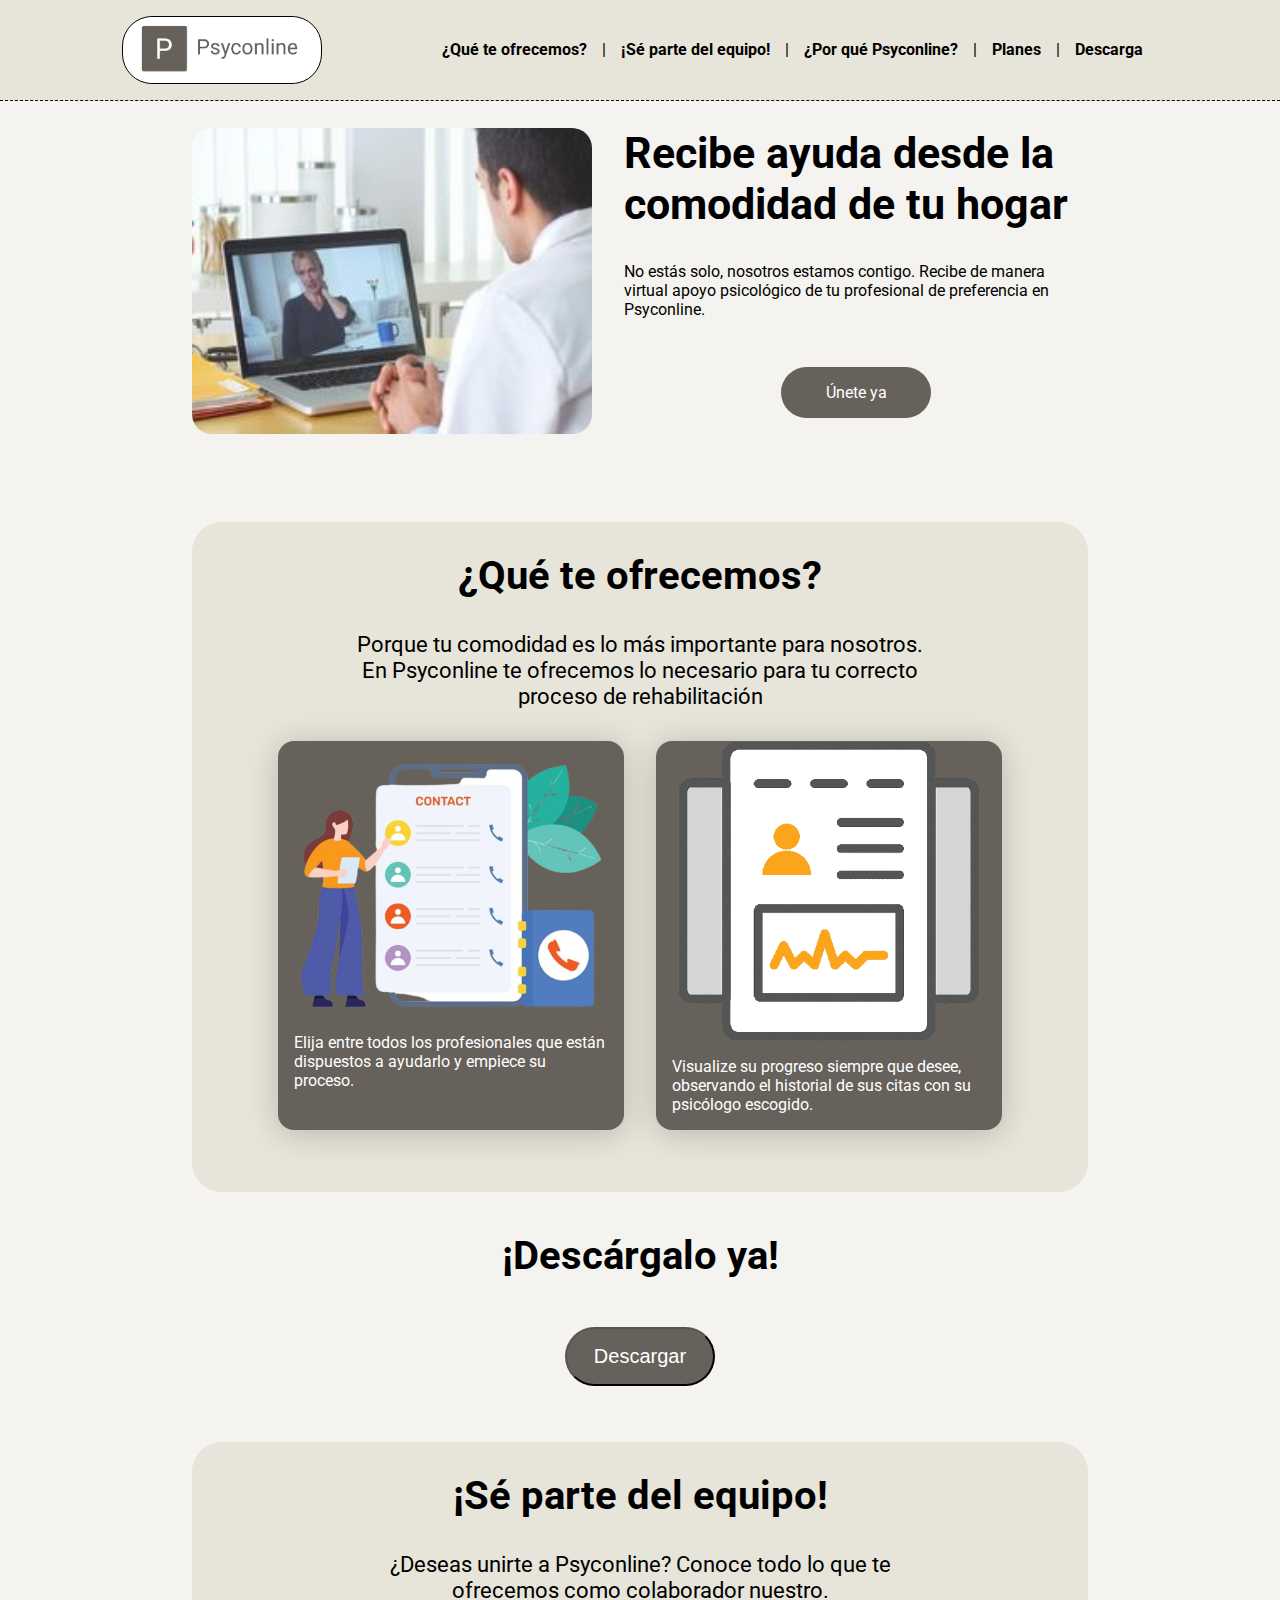
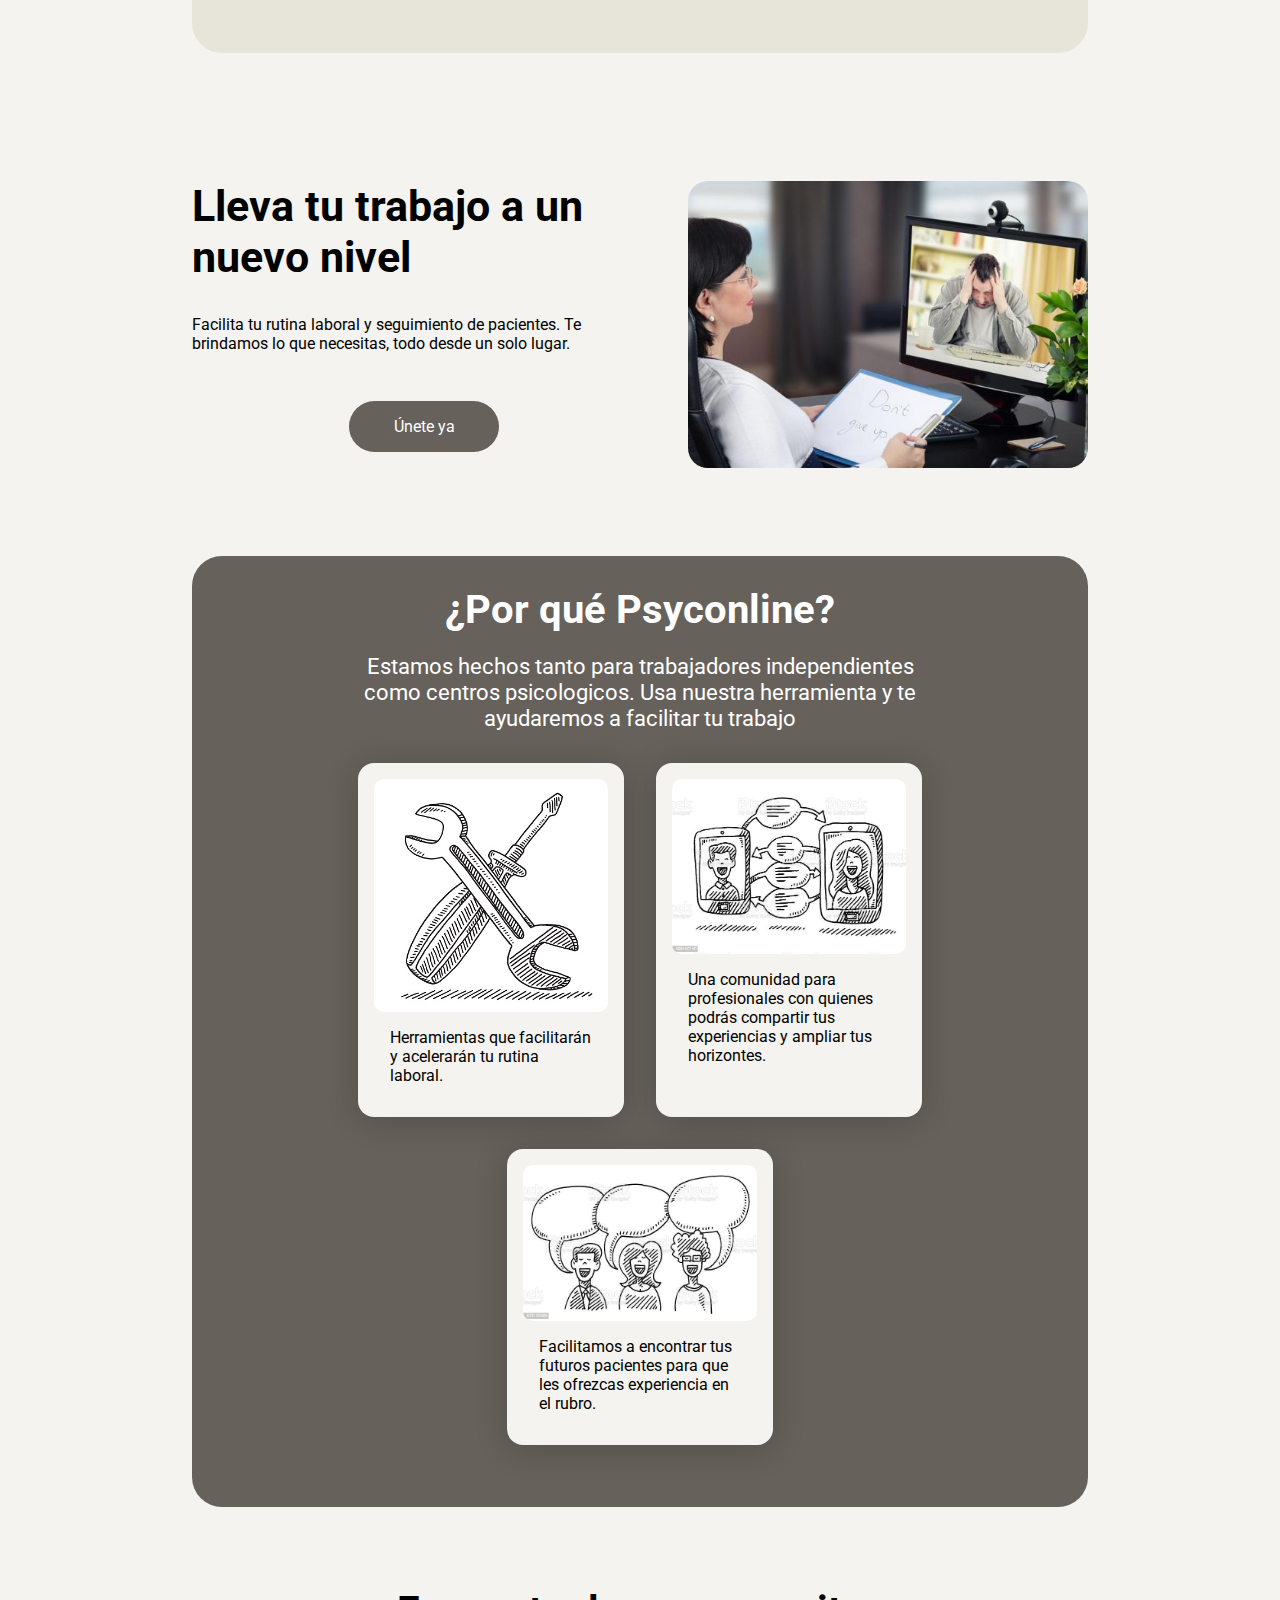
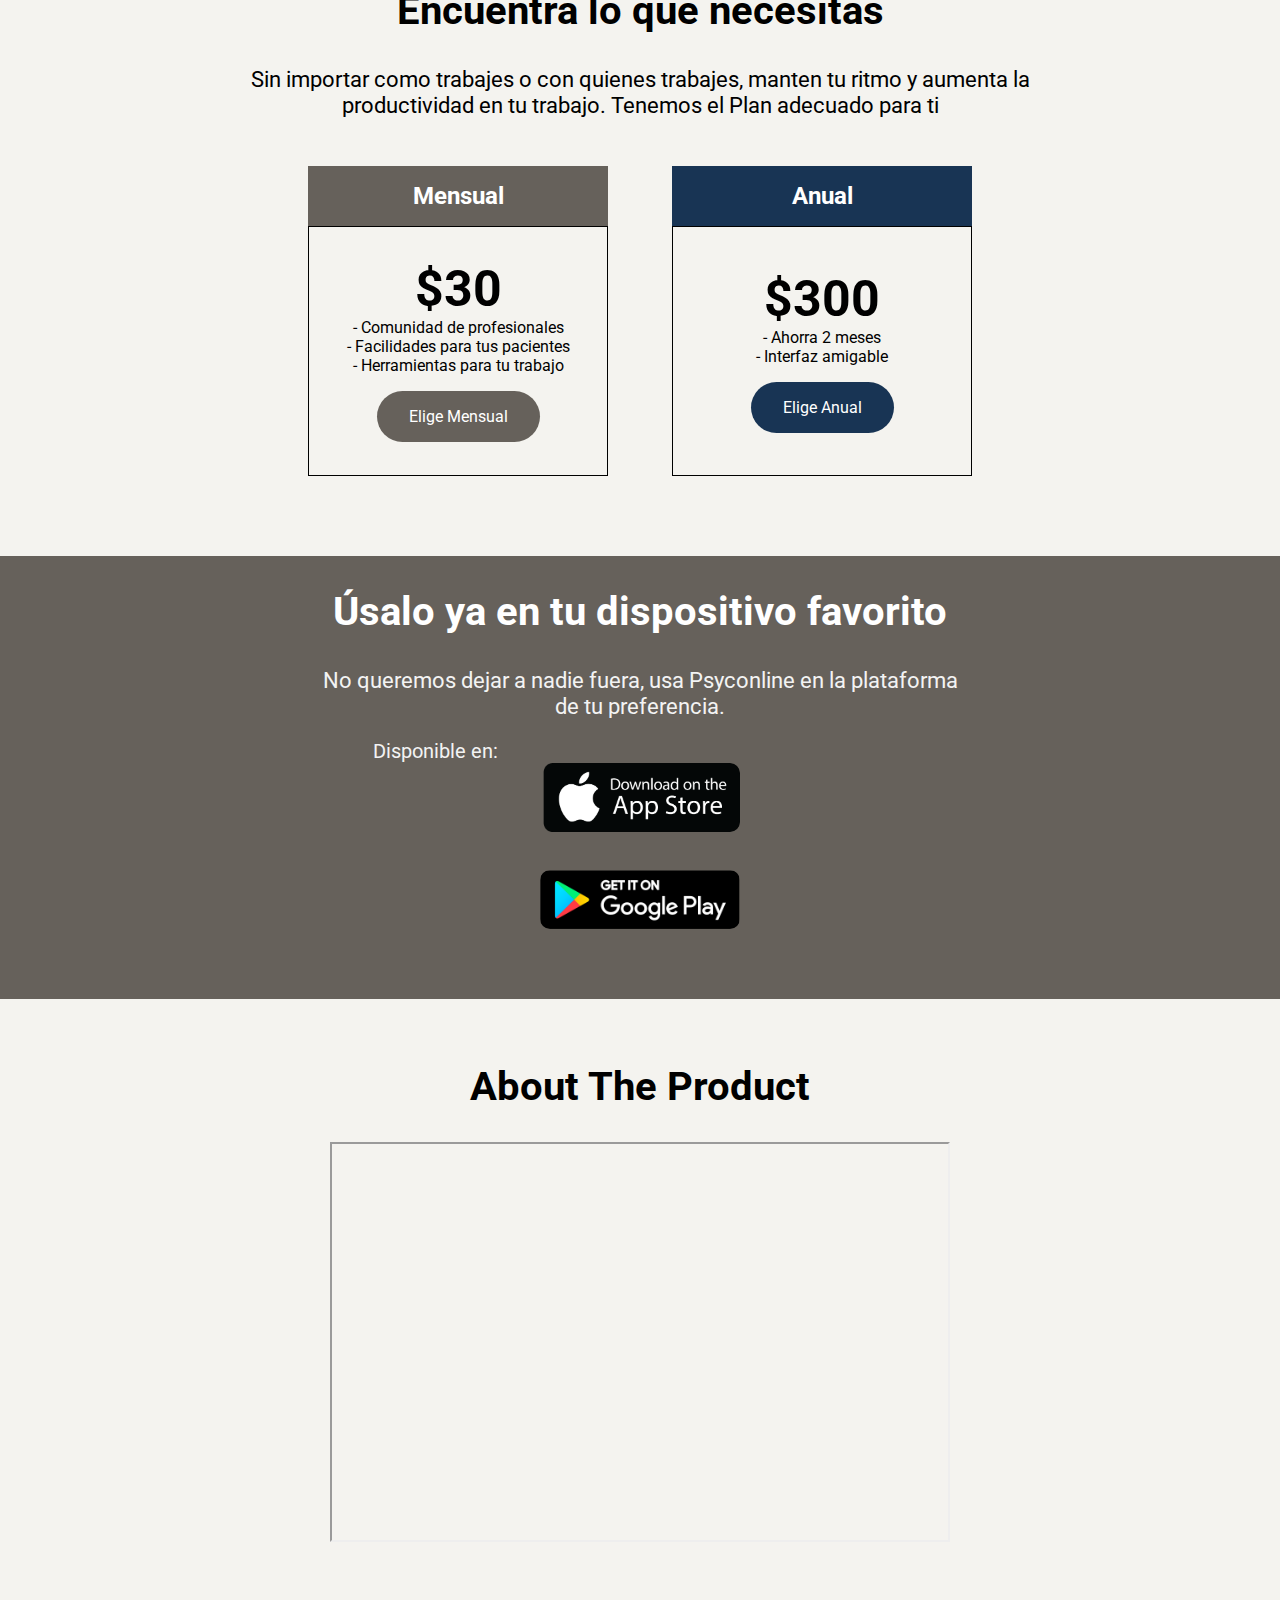
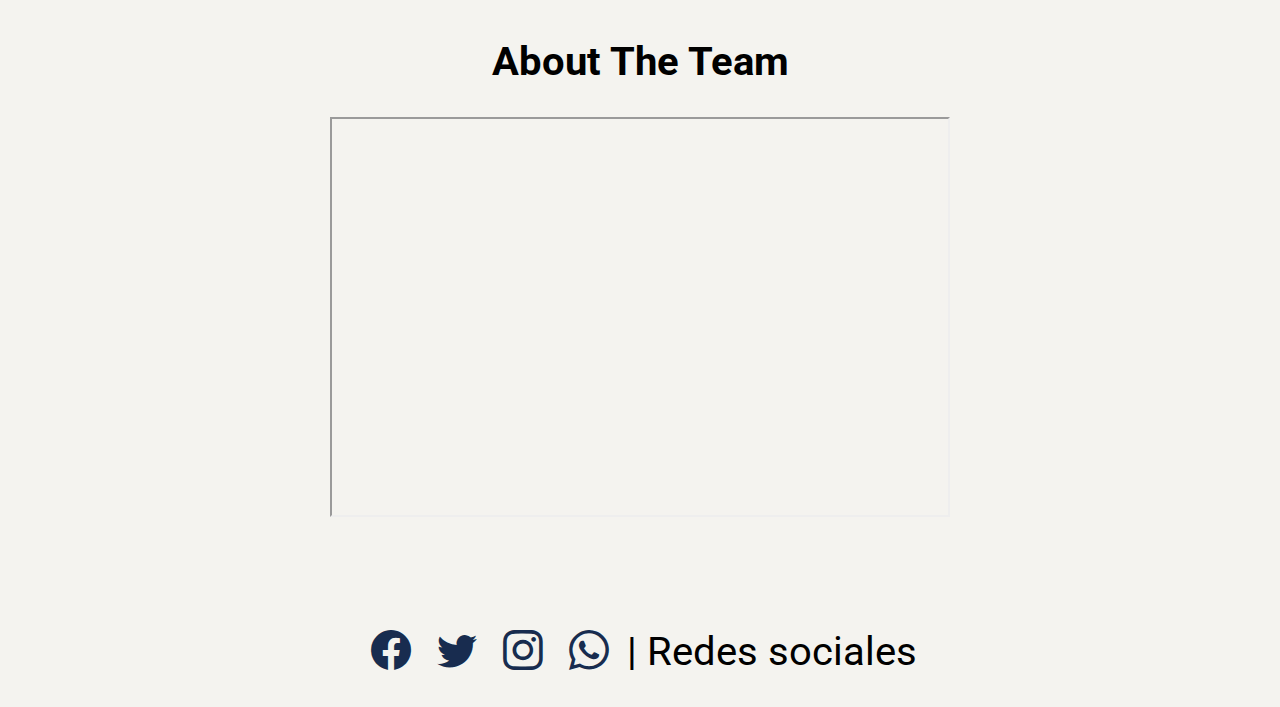
<file: index.html>
<!DOCTYPE html>
<html lang="en">
<head>
    <meta charset="UTF-8">
    <meta name="viewport" content="width=device-width, initial-scale=1.0">
    <meta name="description" content="Landing Page oficial de Psyconline, hecho por Suprameta">
    <meta name="keywords" content="Psicólogo, Trabajo, Citas virtuales, Ayuda, Psicología, Pacientes, Comunidad, Ansiedad, Profesionalismo">
    <meta name="author" content="Suprameta Development Team">
    <title>Psyconline</title>
    <link rel="stylesheet" href="./src/styles.css">
    <link rel="preconnect" href="https://fonts.googleapis.com">
    <link rel="preconnect" href="https://fonts.gstatic.com" crossorigin>
    <link href="https://fonts.googleapis.com/css2?family=Roboto:ital,wght@0,300;0,400;0,500;0,700;0,900;1,700&display=swap" rel="stylesheet">
    <script src="src/script.js"></script>
    <script async src="https://pagead2.googlesyndication.com/pagead/js/adsbygoogle.js?client=ca-pub-9973390145111079"
            crossorigin="anonymous"></script>
    <link rel="stylesheet" href="https://cdn.jsdelivr.net/npm/bootstrap-icons@1.4.0/font/bootstrap-icons.css">
    <link rel="shortcut icon" href="./images/favicon.png" type="image/x-icon">
    <link rel="stylesheet" href="https://cdnjs.cloudflare.com/ajax/libs/font-awesome/6.0.0/css/all.min.css"
          integrity="sha512-9usAa10IRO0HhonpyAIVpjrylPvoDwiPUiKdWk5t3PyolY1cOd4DSE0Ga+ri4AuTroPR5aQvXU9xC6qOPnzFeg=="
          crossorigin="anonymous" referrerpolicy="no-referrer" />
    <meta charset="utf-8">
    <meta name="viewport" content="width=device-width, initial-scale=1">
    <link href="https://fonts.googleapis.com/css2?family=Oswald:wght@300;400;500&display=swap" rel="stylesheet">

</head>
<body>
<header class="navbar container">
    <div class="navbar--btn">
        <img src="./src/img/LOGO.png" alt="Logo-image" class="navbar__logo">
    </div>
    <img src="./src/img/menu.png" alt="menu-image" class="menu">
    <ul class="navbar--links">
        <li id="link-1" class="navbar--element--item"><a href="#one">¿Qué te ofrecemos?</a></li>
        <li id="link-2" class="navbar--element--item"><a href="#two">¡Sé parte del equipo!</a></li>
        <li id="link-3" class="navbar--element--item"><a href="#three">¿Por qué Psyconline?</a></li>
        <li id="link-4" class="navbar--element--item"><a href="#four">Planes</a></li>
        <li id="link-5" class="navbar--element--item"><a href="#five">Descarga</a></li>
    </ul>
    <ul class="menu--links">
        <li class="menu--item navbar--element--item"><a href="#one">¿Qué te ofrecemos?</a></li>
        <li class="menu--item navbar--element--item"><a href="#two">¡Sé parte del equipo!</a></li>
        <li class="menu--item navbar--element--item"><a href="#three">¿Por qué Psyconline?</a></li>
        <li class="menu--item navbar--element--item"><a href="#four">Planes</a></li>
        <li class="menu--item navbar--element--item"><a href="#five">Descarga</a></li>
    </ul>
</header>

<section class="CTA-Patients container-2">
    <img class="CTA-Patients--image" src="./src/img/paciente.jpg" alt="Patients image">
    <div class="CTA-Patients--text">
        <h1 class="CTA-Patients--text__title">Recibe ayuda desde la comodidad de tu hogar</h1>
        <p class="CTA-Patients--text--paragraph">No estás solo, nosotros estamos contigo. Recibe de manera virtual apoyo psicológico de tu profesional de preferencia en Psyconline.</p>
        <a class="btn" href="#five">Únete ya</a>
    </div>
</section>
<section class="second">
    <h2 id="one" class="title-second">¿Qué te ofrecemos?</h2>
    <p id="description" class="p-second">Porque tu comodidad es lo más importante para nosotros. En Psyconline te ofrecemos lo necesario para tu correcto proceso de rehabilitación</p>
    <div class="container-second">
        <div class="card">
            <div class="card--header">
                <img src="./src/img/img-card1-second.png" alt="card__image" class="card__image" width="500">
            </div>
            <div class="card--body">
                <p>Elija entre todos los profesionales que están dispuestos a ayudarlo y empiece su proceso.</p>
            </div>
        </div>
        <div class="card">
            <div class="card--header">
                <img src="./src/img/img-card2-second.png" alt="card__image" class="card__image" width="536">
            </div>
            <div class="card--body">
                <p>Visualize su progreso siempre que desee, observando el historial de sus citas con su psicólogo escogido.</p>
            </div>
        </div>
    </div>
</section>
<section>
    <h2 class="title-second">¡Descárgalo ya!</h2>
    <div class="title-second">
        <a href="#five"><button class="btn button-fix"> Descargar </button></a>
    </div>
</section>
<section class="second" id="two">
    <h2 class="title-second">¡Sé parte del equipo!</h2>
    <div>
        <p id="description-3" class="p-second">¿Deseas unirte a Psyconline? Conoce todo lo que te ofrecemos como colaborador nuestro.</p>
    </div>
</section>
    <section class="CTA-Psychologists container-2">
        <div class="CTA-Psychologists--text">
            <h1 class="CTA-Psychologists--text--title">Lleva tu trabajo a un nuevo nivel</h1>
            <p class="CTA-Psychologists--text--paragraph">Facilita tu rutina laboral y seguimiento de pacientes. Te brindamos lo que necesitas, todo desde un solo lugar.</p>
            <a class="btn" href="#five">Únete ya</a>
        </div>
        <img class="CTA-Psychologists--image" src="./src/img/psicologo.jpg" alt="Psychologists image">
    </section>
<section class="second-2">
    <h2 id="three" class="title-second-2">¿Por qué Psyconline?</h2>
    <p id="description-2" class="p-second-2">Estamos hechos tanto para trabajadores independientes como centros psicologicos. Usa nuestra herramienta y te ayudaremos a facilitar tu trabajo </p>
    <div class="container-second-2">
        <div class="card-2">
            <div class="card--header-2">
                <img src="./src/img/herramienta.jpg" alt="card__image" class="card--image">
            </div>
            <div class="card--body-2">
                <p>Herramientas que facilitarán y acelerarán tu rutina laboral.</p>
            </div>
        </div>
        <div class="card-2">
            <div class="card--header-2">
                <img src="./src/img/talking.jpg" alt="card__image" class="card--image">
            </div>
            <div class="card--body-2">
                <p>Una comunidad para profesionales con quienes podrás compartir tus experiencias y ampliar tus horizontes.</p>
            </div>
        </div>
        <div class="card-2">
            <div class="card--header-2">
                <img src="./src/img/talking2.jpg" alt="card__image" class="card__image">
            </div>
            <div class="card--body-2">
                <p>Facilitamos a encontrar tus futuros pacientes para que les ofrezcas  experiencia en el rubro.</p>
            </div>
        </div>
    </div>
</section>
<section id="four" class="prices">
    <div class="prices--text">
        <h2 class="title-second">Encuentra lo que necesitas</h2>
        <p class="p-second-2">Sin importar como trabajes o con quienes trabajes, manten tu ritmo y aumenta la productividad en tu trabajo. Tenemos el Plan adecuado para ti</p>
    </div>
    <div class="prices--cards">
        <div id="prices--cards--month">
            <h2 class="price--card--title">Mensual</h2>
            <div class="price--card--text">
                <h1 class="price--card--text--price">$30</h1>
                <div class="price--card--text--list">
                    <p>- Comunidad de profesionales</p>
                    <p>- Facilidades para tus pacientes</p>
                    <p>- Herramientas para tu trabajo</p>
                </div>
                <a class="btn-1" href="">Elige Mensual</a>
            </div>
        </div>
        <div id="prices--cards--year">
            <h2 class="price--card--title--year">Anual</h2>
            <div class="price--card--text">
                <h1 class="price--card--text--price">$300</h1>
                <div class="price--card--text--list">
                    <p>- Ahorra 2 meses</p>
                    <p>- Interfaz amigable</p>
                </div>
                <a class="btn-2" href="">Elige Anual</a>
            </div>
        </div>
    </div>
    </div>
</section>
<section id="five" class="download">
    <div class="f-container" style="display:block">
        <ul style="list-style: none;">
            <li>
                <h2 class="title-second" style="color: white"> Úsalo ya en tu dispositivo favorito</h2>

            </li>
            <li>
                <p class="p-second">No queremos dejar a nadie fuera, usa Psyconline en la plataforma <br> de tu
                    preferencia.</p>
                <p style="font-size:20px;padding-right:410px;">Disponible en:</p>
            </li>
        </ul>
        <div class="img-down">
            <img class="img-fix" src="src/img/logoapp.png" style="width: 200px;"><br><br>
            <img class="img-fix" src="src/img/logoplaystore.png" style="width: 200px;">
        </div><br><br>
    </div>
</section>
<section class="video-about">
    <div class="container product">
        <h2 class="title-second">About The Product</h2>
        <iframe width="620" height="400" src="https://www.youtube.com/embed/Y89PoByiXU4">
        </iframe>
    </div>
</section>
<section class="video-about">
    <div class="container team">
        <h2 class="title-second">About The Team</h2>
        <iframe width="620" height="400" src="https://www.youtube.com/embed/X75THTNaBBI">
        </iframe>
    </div>
</section>
<footer>
    <div style="display:flex;font-size:40px">
        <div id="icons"><br>
            <a href="#"><i style="color:rgba(2, 24, 63, 0.904);" class="bi bi-facebook"></i></a>
            <a href="#"><i style="color:rgba(2, 24, 63, 0.904)" class="bi bi-twitter"></i></a>
            <a href="#"><i style="color:rgba(2, 24, 63, 0.904)" class="bi bi-instagram"></i></a>
            <a href="#"><i style="color:rgba(2, 24, 63, 0.904)" class="bi bi-whatsapp"></i></a>
            <p style="display:inline;color:black">| Redes sociales</p>
        </div>
    </div>
</footer>
</body>
</html>
</file>
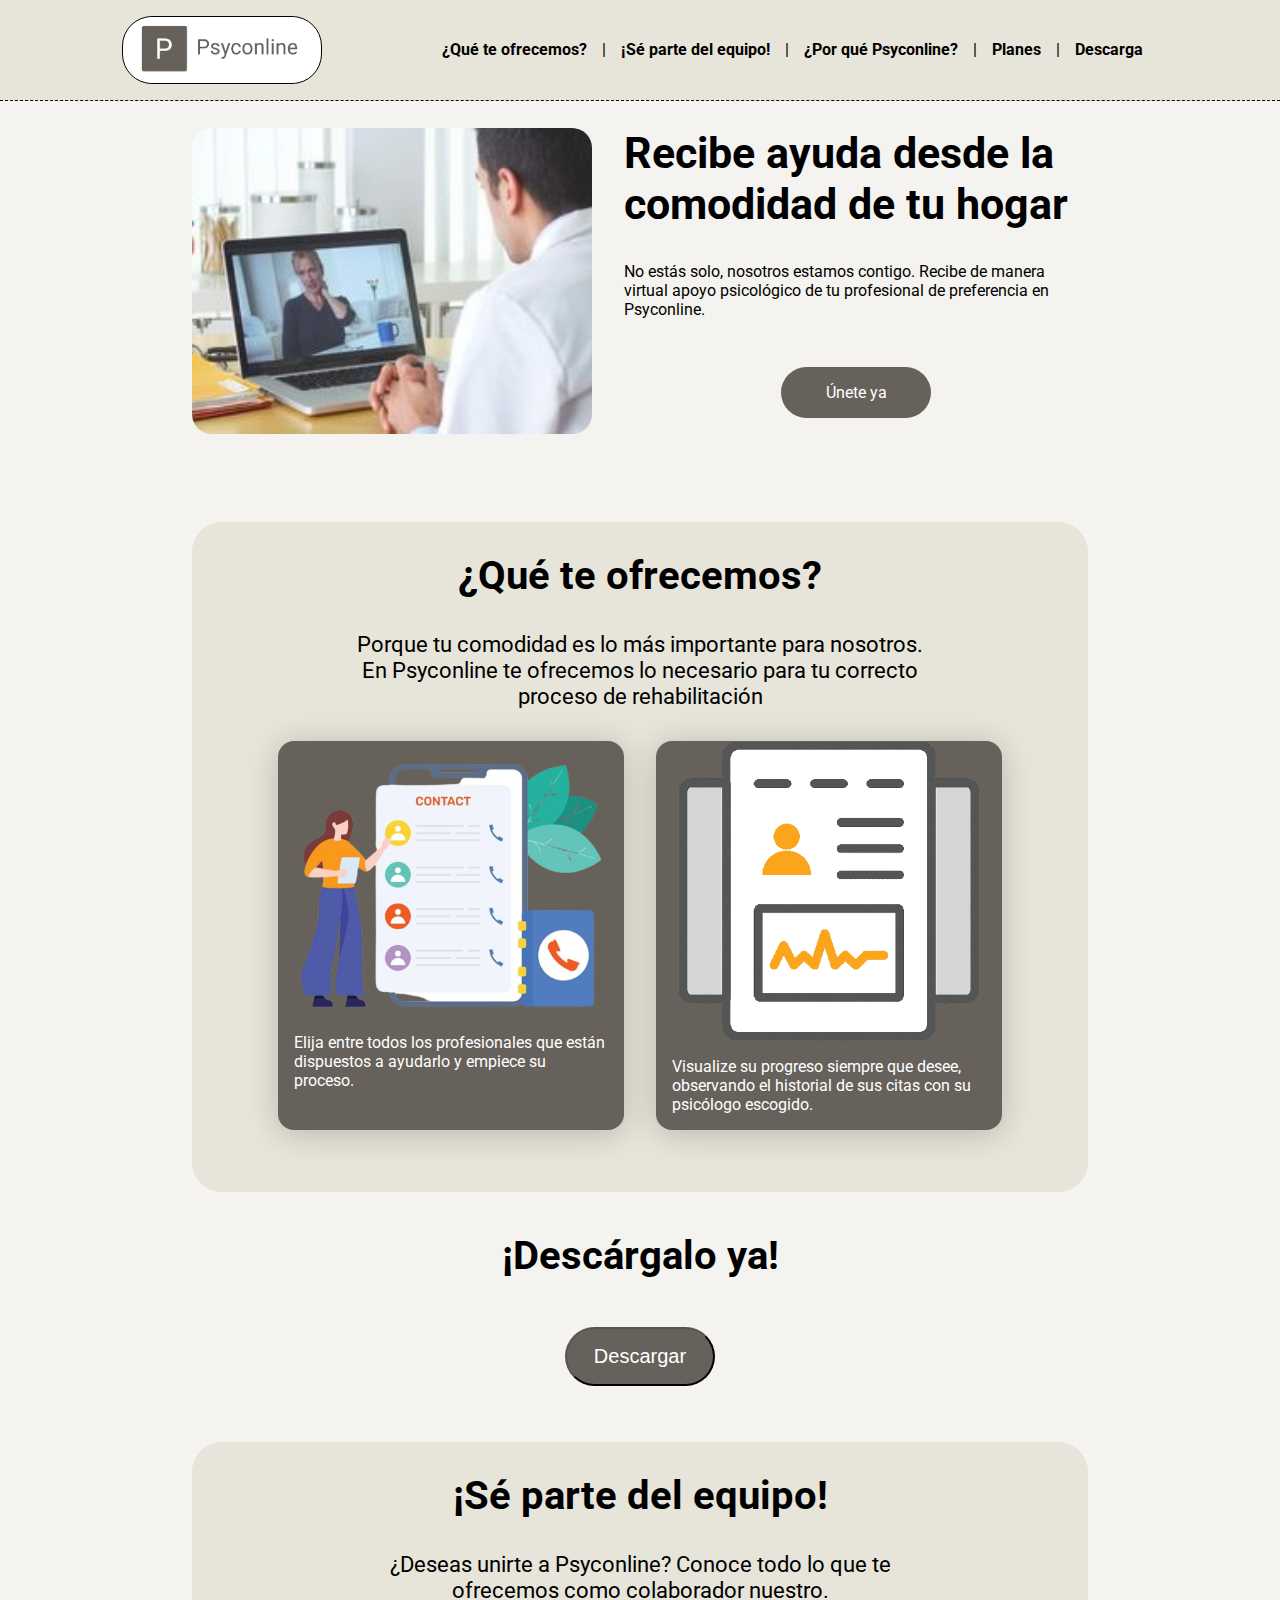
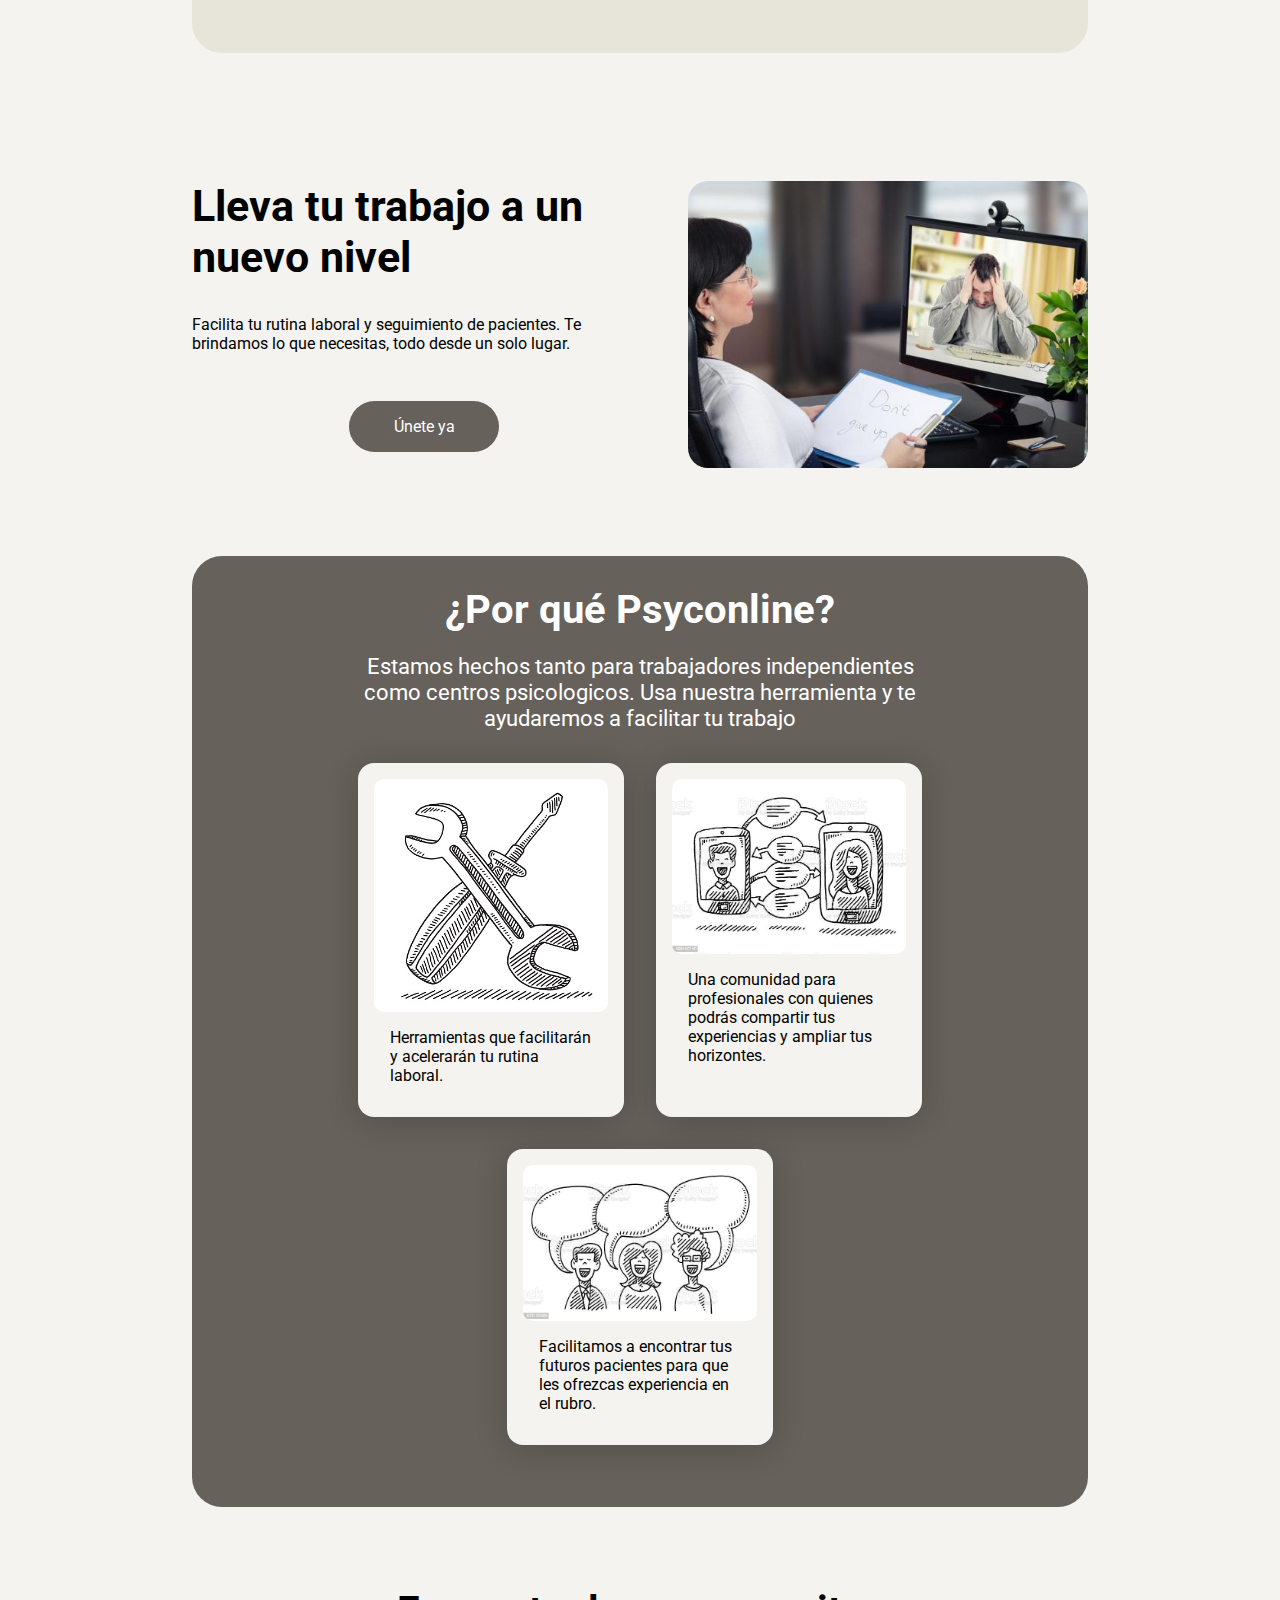
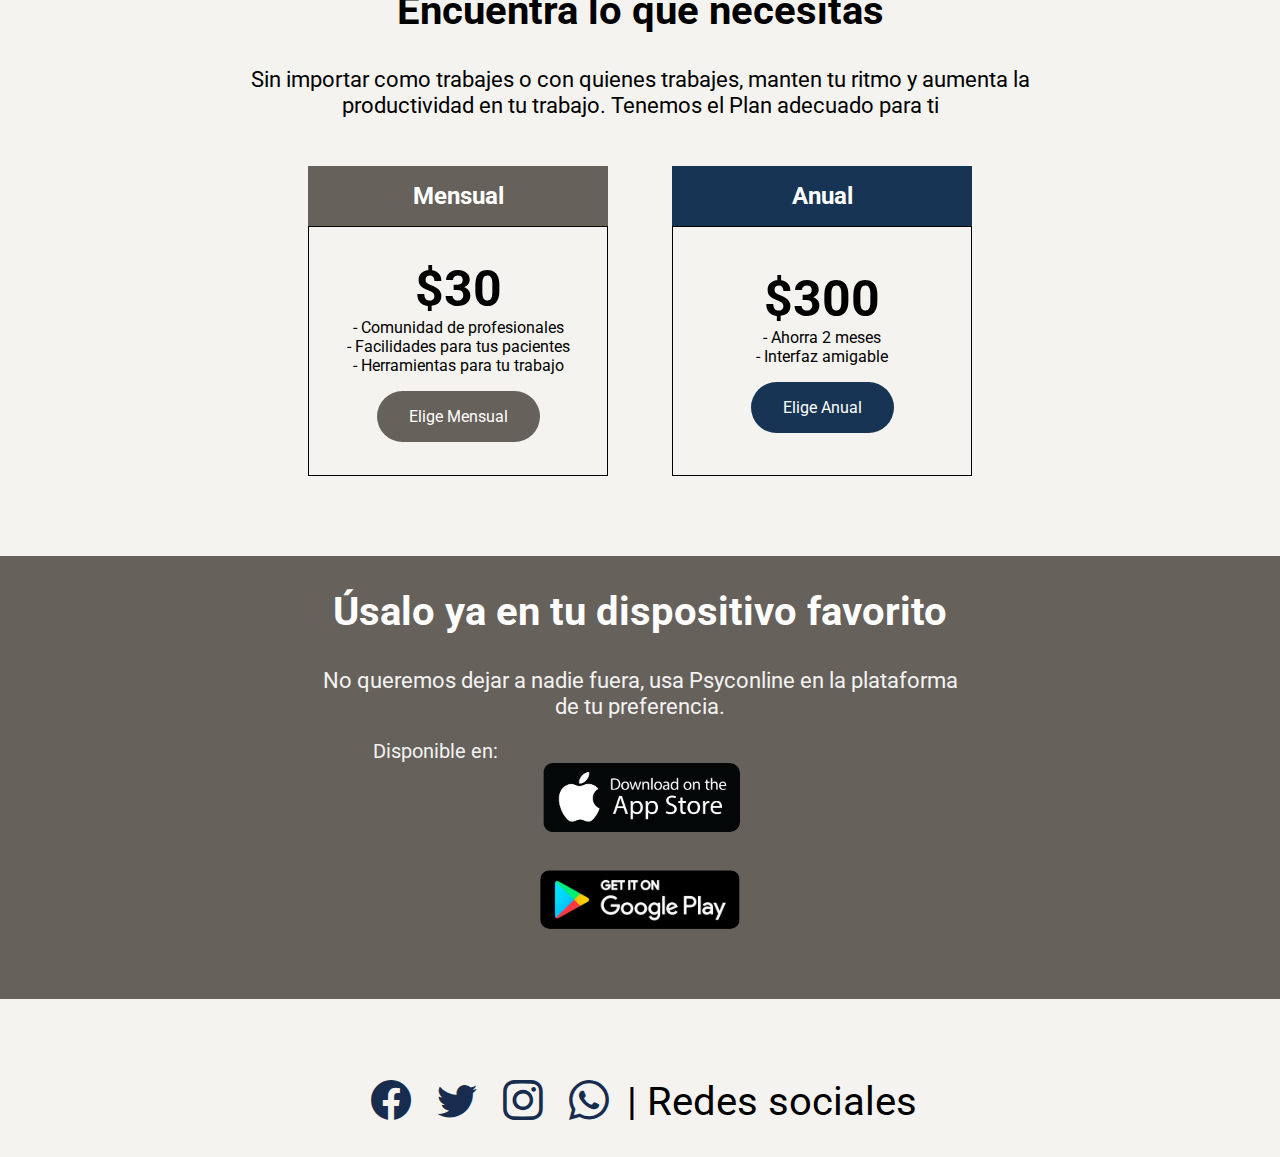
<file: sources/index.html>
<!DOCTYPE html>
<html lang="en">
<head>
    <meta charset="UTF-8">
    <meta name="viewport" content="width=device-width, initial-scale=1.0">
    <meta name="description" content="Landing Page oficial de Psyconline, hecho por Suprameta">
    <meta name="keywords" content="Psicólogo, Trabajo, Citas virtuales, Ayuda, Psicología, Pacientes, Comunidad, Ansiedad, Profesionalismo">
    <meta name="author" content="Suprameta Development Team">
    <title>Psyconline</title>
    <link rel="stylesheet" href="./src/styles.css">
    <link rel="preconnect" href="https://fonts.googleapis.com">
    <link rel="preconnect" href="https://fonts.gstatic.com" crossorigin>
    <link href="https://fonts.googleapis.com/css2?family=Roboto:ital,wght@0,300;0,400;0,500;0,700;0,900;1,700&display=swap" rel="stylesheet">
    <script src="src/script.js"></script>
    <script async src="https://pagead2.googlesyndication.com/pagead/js/adsbygoogle.js?client=ca-pub-9973390145111079"
            crossorigin="anonymous"></script>
    <link rel="stylesheet" href="https://cdn.jsdelivr.net/npm/bootstrap-icons@1.4.0/font/bootstrap-icons.css">
    <link rel="shortcut icon" href="./images/favicon.png" type="image/x-icon">
    <link rel="stylesheet" href="https://cdnjs.cloudflare.com/ajax/libs/font-awesome/6.0.0/css/all.min.css"
          integrity="sha512-9usAa10IRO0HhonpyAIVpjrylPvoDwiPUiKdWk5t3PyolY1cOd4DSE0Ga+ri4AuTroPR5aQvXU9xC6qOPnzFeg=="
          crossorigin="anonymous" referrerpolicy="no-referrer" />
    <meta charset="utf-8">
    <meta name="viewport" content="width=device-width, initial-scale=1">
    <link href="https://fonts.googleapis.com/css2?family=Oswald:wght@300;400;500&display=swap" rel="stylesheet">

</head>
<body>
<header class="navbar container">
    <div class="navbar__btn">
        <img src="./src/img/LOGO.png" alt="Logo-image" class="navbar__logo">
    </div>
    <img src="./src/img/menu.png" alt="menu-image" class="menu">
    <ul class="navbar__links">
        <li class="navbar__element__item"><a href="#one">¿Qué te ofrecemos?</a></li>
        <li class="navbar__element__item"><a href="#two">¡Sé parte del equipo!</a></li>
        <li class="navbar__element__item"><a href="#three">¿Por qué Psyconline?</a></li>
        <li class="navbar__element__item"><a href="#four">Planes</a></li>
        <li class="navbar__element__item"><a href="#five">Descarga</a></li>
    </ul>
    <ul class="menu__links">
        <li class="menu__item navbar__element__item"><a href="#one">¿Qué te ofrecemos?</a></li>
        <li class="menu__item navbar__element__item"><a href="#two">¡Sé parte del equipo!</a></li>
        <li class="menu__item navbar__element__item"><a href="#three">¿Por qué Psyconline?</a></li>
        <li class="menu__item navbar__element__item"><a href="#four">Planes</a></li>
        <li class="menu__item navbar__element__item"><a href="#five">Descarga</a></li>
    </ul>
</header>

<section class="CTA_Pacientes container2">
    <img class="CTA_Pacientes__image" src="./src/img/paciente.jpg" alt="paciente image">
    <div class="CTA_Pacientes__text">
        <h1 class="CTA_Pacientes__text__title">Recibe ayuda desde la comodidad de tu hogar</h1>
        <p class="CTA_Pacientes__text__paragraph">No estás solo, nosotros estamos contigo. Recibe de manera virtual apoyo psicológico de tu profesional de preferencia en Psyconline.</p>
        <a class="btn" href="#five">Únete ya</a>
    </div>
</section>
<section class="second">
    <h2 id="one" class="title-second">¿Qué te ofrecemos?</h2>
    <p id="description" class="p-second">Porque tu comodidad es lo más importante para nosotros. En Psyconline te ofrecemos lo necesario para tu correcto proceso de rehabilitación</p>
    <div class="container-second">
        <div class="card">
            <div class="card__header">
                <img src="./src/img/img-card1-second.png" alt="card__image" class="card__image" width="500">
            </div>
            <div class="card__body">
                <p>Elija entre todos los profesionales que están dispuestos a ayudarlo y empiece su proceso.</p>
            </div>
        </div>
        <div class="card">
            <div class="card__header">
                <img src="./src/img/img-card2-second.png" alt="card__image" class="card__image" width="536">
            </div>
            <div class="card__body">
                <p>Visualize su progreso siempre que desee, observando el historial de sus citas con su psicólogo escogido.</p>
            </div>
        </div>
    </div>
</section>
<section>
    <h2 class="title-second">¡Descárgalo ya!</h2>
    <div class="title-second">
        <a href="#five"><button class="btn button-fix"> Descargar </button></a>
    </div>
</section>
<section class="second" id="two">
    <h2 class="title-second">¡Sé parte del equipo!</h2>
    <div>
        <p id="description3" class="p-second">¿Deseas unirte a Psyconline? Conoce todo lo que te ofrecemos como colaborador nuestro.</p>
    </div>
</section>
    <section class="CTA_Psicologos container2">
        <div class="CTA_Psicologos__text">
            <h1 class="CTA_Psicologos__text__title">Lleva tu trabajo a un nuevo nivel</h1>
            <p class="CTA_Psicologos__text__paragraph">Facilita tu rutina laboral y seguimiento de pacientes. Te brindamos lo que necesitas, todo desde un solo lugar.</p>
            <a class="btn" href="#five">Únete ya</a>
        </div>
        <img class="CTA_Psicologos__image" src="./src/img/psicologo.jpg" alt="psicologo image">
    </section>
<section class="second2">
    <h2 id="three" class="title-second2">¿Por qué Psyconline?</h2>
    <p id="description2" class="p-second2">Estamos hechos tanto para trabajadores independientes como centros psicologicos. Usa nuestra herramienta y te ayudaremos a facilitar tu trabajo </p>
    <div class="container-second2">
        <div class="card2">
            <div class="card__header2">
                <img src="./src/img/herramienta.jpg" alt="card__image" class="card__image">
            </div>
            <div class="card__body2">
                <p>Herramientas que facilitarán y acelerarán tu rutina laboral.</p>
            </div>
        </div>
        <div class="card2">
            <div class="card__header2">
                <img src="./src/img/talking.jpg" alt="card__image" class="card__image">
            </div>
            <div class="card__body2">
                <p>Una comunidad para profesionales con quienes podrás compartir tus experiencias y ampliar tus horizontes.</p>
            </div>
        </div>
        <div class="card2">
            <div class="card__header2">
                <img src="./src/img/talking2.jpg" alt="card__image" class="card__image">
            </div>
            <div class="card__body2">
                <p>Facilitamos a encontrar tus futuros pacientes para que les ofrezcas  experiencia en el rubro.</p>
            </div>
        </div>
    </div>
</section>
<section id="four" class="prices">
    <div class="prices__text">
        <h2 class="title-second">Encuentra lo que necesitas</h2>
        <p class="p-second2">Sin importar como trabajes o con quienes trabajes, manten tu ritmo y aumenta la productividad en tu trabajo. Tenemos el Plan adecuado para ti</p>
    </div>
    <div class="prices__cards">
        <div id="prices__cards--month">
            <h2 class="price__card__title">Mensual</h2>
            <div class="price__card__text">
                <h1 class="price__card__text__price">$30</h1>
                <div class="price__card__text__list">
                    <p>- Comunidad de profesionales</p>
                    <p>- Facilidades para tus pacientes</p>
                    <p>- Herramientas para tu trabajo</p>
                </div>
                <a class="btn1" href="">Elige Mensual</a>
            </div>
        </div>
        <div id="prices__cards--year">
            <h2 class="price__card__title--year">Anual</h2>
            <div class="price__card__text">
                <h1 class="price__card__text__price">$300</h1>
                <div class="price__card__text__list">
                    <p>- Ahorra 2 meses</p>
                    <p>- Interfaz amigable</p>
                </div>
                <a class="btn2" href="">Elige Anual</a>
            </div>
        </div>
    </div>
    </div>
</section>
<section id="five" class="download">
    <div class="f-container" style="display:block">
        <ul style="list-style: none;">
            <li>
                <h2 class="title-second" style="color: white"> Úsalo ya en tu dispositivo favorito</h2>

            </li>
            <li>
                <p class="p-second">No queremos dejar a nadie fuera, usa Psyconline en la plataforma <br> de tu
                    preferencia.</p>
                <p style="font-size:20px;padding-right:410px;">Disponible en:</p>
            </li>
        </ul>
        <div class="img-down">
            <img class="img-fix" src="src/img/logoapp.png" style="width: 200px;"><br><br>
            <img class="img-fix" src="src/img/logoplaystore.png" style="width: 200px;">
        </div><br><br>
    </div>
</section>
<footer>
    <div style="display:flex;font-size:40px">
        <div id="icons"><br>
            <a href="#"><i style="color:rgba(2, 24, 63, 0.904);" class="bi bi-facebook"></i></a>
            <a href="#"><i style="color:rgba(2, 24, 63, 0.904)" class="bi bi-twitter"></i></a>
            <a href="#"><i style="color:rgba(2, 24, 63, 0.904)" class="bi bi-instagram"></i></a>
            <a href="#"><i style="color:rgba(2, 24, 63, 0.904)" class="bi bi-whatsapp"></i></a>
            <p style="display:inline;color:black">| Redes sociales</p>
        </div>
    </div>
</footer>
</body>
</html>
</file>
<file: src/styles.css>
body{
    font-family: 'Roboto', sans-serif;
    background-color: var(--primary-color);

}
:root{
    --primary-color: #F4F3EF;
    --secundary-color: #E7E4D9;
    --third-color: #66615B;
    --four-color: #183454;
}

.container{
    width: 90%;
    margin: auto;
}

.navbar{
    position: fixed;
    top: 0;
    display: flex;
    flex-direction: row;
    align-items: center;
    justify-content: space-evenly;
    background-color: var(--secundary-color);
    width: 100%;
    padding: 1rem;
    border-bottom: 1px dashed black;
}
.navbar__logo{
    width: 200px;
    border-radius: 30px;
    border: 1px solid black;
    padding: 0 15px;
    background-color: white;
}
.line{
    border-bottom: 1px solid black;
    display: block;
}
.navbar--links{
    display: flex;
    flex-direction: row;
    justify-content: space-around;
}
.navbar--element--item a{
    text-decoration: none;
    color: black;
    margin: 0 15px;
    font-weight: bold;
    text-align: center;
}
li{
    list-style-type: none;
}
.navbar--element--item:before{
    content: "|";
}
.navbar--element--item:first-of-type:before{
    content: "";
}

.menu{
    display: none;
    width: 50px;
    cursor: pointer;
}
.menu--links{
    display: none;
}

.container-2{
    width: 70%;
    margin: auto;
}
.CTA-Patients{
    display: flex;
    flex-direction: row;
    justify-content: center;
    gap: 2rem;
    padding: 3rem 0;
    margin-top: 5rem;
}
.CTA-Patients--image{
    min-width: 400px;
    width: 600px;
    max-width: 600px;
    border-radius: 20px;
}
.CTA-Patients--text{
    display: flex;
    flex-direction: column;
    gap: 2rem
}
.CTA-Patients--text__title{
    font-size: 2.7rem;
    margin: 0;
}
.btn{
    margin: 1rem auto;
    background-color: var(--third-color);
    padding: 1rem 2rem;
    color: white;
    text-decoration: none;
    border-radius: 40px;
    text-align: center;
    width: 150px;
}
@media only screen and (max-width: 700px){
    .navbar__logo{
        margin: 0;
    }
    .navbar--btn{
        position: fixed;
        background-color: var(--secundary-color);
        display: flex;
        flex-direction: row;
        top: 0;
        justify-content: space-around;
        width: 100%;
        padding: 1rem;
        border-bottom: 1px dashed black;

    }
    .menu{
        display: block;
        position: fixed;
        width: 50px;
        top: 20px;
        right: 10px;
        z-index: 10;
    }
    .navbar--links{
        display: none;
    }
    .navbar--element--item:first-of-type:before{
        content: "|";
    }
    .menu--links{
        display: flex;
        flex-direction: column;
        align-items: center;
        justify-content: space-evenly;
        background-color: var(--secundary-color);
        position: fixed;
        top: 0;
        right: 0;
        width: 60%;
        height: 100vh;
        border-radius: 10px;
        transform: translateX(200%);
        transition: transform 0.5s ease-in;
    }


    .CTA-Patients{
        flex-direction: column-reverse;
        align-items: center;
    }
    .CTA-Patients--image{
        width: 100%;
    }
    .CTA-Patients--text {
        text-align: center;
    }
    .container-2{
        width: 90%;
    }
}
.hamburger--active{
    transform: translateX(0%);
}

.second {
    width: 70%;
    margin: 40px auto;
    background-color: var(--secundary-color);
    border-radius: 30px;
    padding: 30px;
}
.title-second {
    text-align: center;
    font-size: 2.5rem;
    margin-bottom: 2rem;
}
.p-second {
    margin: 20px auto;
    width: 70%;
    text-align: center;
    font-size: 1.4rem;
    color: white;
}
#description {
    width: 70%;
    color: black;
}

*,
*::before,
*::after {
    box-sizing: border-box;
    padding: 0;
    margin: 0;
}

.container-second {
    display: flex;
    flex-wrap: wrap;
    justify-content: center;
    max-width: 1200px;
    margin-right: auto;
    margin-left: auto;
    margin-block: 2rem;
    gap: 2rem;
}

img {
    max-width: 100%;
    display: block;
    object-fit: cover;
}

.card {
    display: flex;
    flex-direction: column;
    width: clamp(20rem, calc(20rem + 2vw), 22rem);
    overflow: hidden;
    box-shadow: 0 .2rem 2rem rgba(0, 0, 0, 0.2);
    border-radius: 1em;
    background: #66615b;
    color: white;
}

.card--body {
    padding: 1rem;
    display: flex;
    flex-direction: column;
    gap: .5rem;
}

.CTA-Psychologists{
    display: flex;
    flex-direction: row;
    justify-content: center;
    gap: 2rem;
    padding: 3rem 0;
    margin-top: 5rem;
}
.CTA-Psychologists--image{
    min-width: 400px;
    width: 600px;
    max-width: 600px;
    border-radius: 20px;
}
.CTA-Psychologists--text{
    display: flex;
    flex-direction: column;
    gap: 2rem
}
.CTA-Psychologists--text--title{
    font-size: 2.7rem;
    margin: 0;
}

@media only screen and (max-width: 700px){

    .CTA-Psychologists{
        flex-direction: column-reverse;
        align-items: center;
    }
    .CTA-Psychologists--image{
        width: 100%;
    }
    .CTA-Psychologists--text {
        text-align: center;
    }
}

.second-2 {
    width: 70%;
    margin: 40px auto;
    background-color: var(--third-color);
    border-radius: 30px;
    padding: 30px;
}
.title-second-2 {
    text-align: center;
    font-size: 2.5rem;
    color: white;
}
.p-second-2 {
    margin: 20px auto;
    width: 70%;
    text-align: center;
    font-size: 1.4rem;
    color: black;
}
#description-2 {
    width: 70%;
    color: white;
}

*,
*::before,
*::after {
    box-sizing: border-box;
    padding: 0;
    margin: 0;
}

.container-second-2 {
    display: flex;
    flex-wrap: wrap;
    justify-content: center;
    max-width: 1200px;
    margin-right: auto;
    margin-left: auto;
    margin-block: 2rem;
    gap: 2rem;
}

img {
    max-width: 100%;
    display: block;
    object-fit: cover;
    border-radius: 10px;
}

.card-2 {
    display: flex;
    flex-direction: column;
    width: clamp(15rem, calc(15rem + 2vw), 22rem);
    overflow: hidden;
    box-shadow: 0 .2rem 2rem rgba(0, 0, 0, 0.2);
    border-radius: 1em;
    background: var(--primary-color);
    color: black;
    padding: 1rem;
}

.card--body-2 {
    padding: 1rem;
    display: flex;
    flex-direction: column;
    gap: .5rem;
}

.prices {
    margin: 5rem auto;
}
.prices--cards{
    display: flex;
    gap: 4rem;
    justify-content: center;
    margin-top: 3rem;
}

.price--card--title{
    text-align: center;
    color: white;
    background-color: var(--third-color);
    padding: 1rem;
}
.price--card--title--year{
    text-align: center;
    color: white;
    background-color: var(--four-color);
    padding: 1rem;
}
.price--card--text{
    display: flex;
    flex-direction: column;
    align-items: center;
    justify-content: center;
    text-align: center;
    height: 250px;
    width: 300px;
    border:1px solid black;
}
.price--card--text--price{
    font-size: 50px;
}
.btn-1{
    margin-top: 1rem;
    background-color: var(--third-color);
    padding: 1rem 2rem;
    color: white;
    text-decoration: none;
    border-radius: 40px;
    text-align: center;
    /*position: absolute;*/

}
.btn-2{
    margin-top: 1rem;
    background-color: var(--four-color);
    padding: 1rem 2rem;
    color: white;
    text-decoration: none;
    border-radius: 40px;
    text-align: center;
    /*position: absolute;*/
}
@media only screen and (max-width: 700px){

    .prices--cards{
        flex-direction: column;
        align-items: center;
    }
}

.download {
    background: #66615B;
    min-height: 100px;;
    padding: 2rem;
}
.download p{
    color:#f3f3f3;
    text-align:center;

}
#icons  i {
    font-size: 40px;
    padding: 0 8px;
    color:#f3f3f3;
}
footer{
    margin: 2rem auto;
}

.img-down {
    margin: auto;
}
.img-fix {
    justify-content: center;
    margin: auto;
}

#icons {
    margin: auto;
}

#description-3 {
    color: black;
}

.button-fix {
    font-size: 0.5em;
    padding-left: 7px ;
    padding-right: 7px ;
}

.btn-lenguage{
    font-weight: bold;
    cursor: pointer;
}
.video-about, .video-about, .product, .team{
    display: flex;
    flex-direction: column;
    justify-content: center;
    align-items: center;
    margin: 2rem 0;
}
</file>
<file: sources/src/styles.css>
body{
    font-family: 'Roboto', sans-serif;
    background-color: var(--primary-color);

}
:root{
    --primary-color: #F4F3EF;
    --secundary-color: #E7E4D9;
    --third-color: #66615B;
    --four-color: #183454;
}

.container{
    width: 90%;
    margin: auto;
}

.navbar{
    position: fixed;
    top: 0;
    display: flex;
    flex-direction: row;
    align-items: center;
    justify-content: space-evenly;
    background-color: var(--secundary-color);
    width: 100%;
    padding: 1rem;
    border-bottom: 1px dashed black;
}
.navbar__logo{
    width: 200px;
    border-radius: 30px;
    border: 1px solid black;
    padding: 0 15px;
    background-color: white;
}
.line{
    border-bottom: 1px solid black;
    display: block;
}
.navbar__links{
    display: flex;
    flex-direction: row;
    justify-content: space-around;
}
.navbar__element__item a{
    text-decoration: none;
    color: black;
    margin: 0 15px;
    font-weight: bold;
    text-align: center;
}
li{
    list-style-type: none;
}
.navbar__element__item:before{
    content: "|";
}
.navbar__element__item:first-of-type:before{
    content: "";
}

.menu{
    display: none;
    width: 50px;
    cursor: pointer;
}
.menu__links{
    display: none;
}

.container2{
    width: 70%;
    margin: auto;
}
.CTA_Pacientes{
    display: flex;
    flex-direction: row;
    justify-content: center;
    gap: 2rem;
    padding: 3rem 0;
    margin-top: 5rem;
}
.CTA_Pacientes__image{
    min-width: 400px;
    width: 600px;
    max-width: 600px;
    border-radius: 20px;
}
.CTA_Pacientes__text{
    display: flex;
    flex-direction: column;
    gap: 2rem
}
.CTA_Pacientes__text__title{
    font-size: 2.7rem;
    margin: 0;
}
.btn{
    margin: 1rem auto;
    background-color: var(--third-color);
    padding: 1rem 2rem;
    color: white;
    text-decoration: none;
    border-radius: 40px;
    text-align: center;
    width: 150px;
}
@media only screen and (max-width: 700px){
    .navbar__logo{
        margin: 0;
    }
    .navbar__btn{
        position: fixed;
        background-color: var(--secundary-color);
        display: flex;
        flex-direction: row;
        top: 0;
        justify-content: space-around;
        width: 100%;
        padding: 1rem;
        border-bottom: 1px dashed black;

    }
    .menu{
        display: block;
        position: fixed;
        width: 50px;
        top: 20px;
        right: 10px;
        z-index: 10;
    }
    .navbar__links{
        display: none;
    }
    .navbar__element__item:first-of-type:before{
        content: "|";
    }
    .menu__links{
        display: flex;
        flex-direction: column;
        align-items: center;
        justify-content: space-evenly;
        background-color: var(--secundary-color);
        position: fixed;
        top: 0;
        right: 0;
        width: 60%;
        height: 100vh;
        border-radius: 10px;
        transform: translateX(200%);
        transition: transform 0.5s ease-in;
    }


    .CTA_Pacientes{
        flex-direction: column-reverse;
        align-items: center;
    }
    .CTA_Pacientes__image{
        width: 100%;
    }
    .CTA_Pacientes__text {
        text-align: center;
    }
    .container2{
        width: 90%;
    }
}
.hamburger--active{
    transform: translateX(0%);
}

.second {
    width: 70%;
    margin: 40px auto;
    background-color: var(--secundary-color);
    border-radius: 30px;
    padding: 30px;
}
.title-second {
    text-align: center;
    font-size: 2.5rem;
    margin-bottom: 2rem;
}
.p-second {
    margin: 20px auto;
    width: 70%;
    text-align: center;
    font-size: 1.4rem;
    color: white;
}
#description {
    width: 70%;
    color: black;
}

*,
*::before,
*::after {
    box-sizing: border-box;
    padding: 0;
    margin: 0;
}

.container-second {
    display: flex;
    flex-wrap: wrap;
    justify-content: center;
    max-width: 1200px;
    margin-right: auto;
    margin-left: auto;
    margin-block: 2rem;
    gap: 2rem;
}

img {
    max-width: 100%;
    display: block;
    object-fit: cover;
}

.card {
    display: flex;
    flex-direction: column;
    width: clamp(20rem, calc(20rem + 2vw), 22rem);
    overflow: hidden;
    box-shadow: 0 .2rem 2rem rgba(0, 0, 0, 0.2);
    border-radius: 1em;
    background: #66615b;
    color: white;
}

.card__body {
    padding: 1rem;
    display: flex;
    flex-direction: column;
    gap: .5rem;
}

.CTA_Psicologos{
    display: flex;
    flex-direction: row;
    justify-content: center;
    gap: 2rem;
    padding: 3rem 0;
    margin-top: 5rem;
}
.CTA_Psicologos__image{
    min-width: 400px;
    width: 600px;
    max-width: 600px;
    border-radius: 20px;
}
.CTA_Psicologos__text{
    display: flex;
    flex-direction: column;
    gap: 2rem
}
.CTA_Psicologos__text__title{
    font-size: 2.7rem;
    margin: 0;
}

@media only screen and (max-width: 700px){

    .CTA_Psicologos{
        flex-direction: column-reverse;
        align-items: center;
    }
    .CTA_Psicologos__image{
        width: 100%;
    }
    .CTA_Psicologos__text {
        text-align: center;
    }
}

.second2 {
    width: 70%;
    margin: 40px auto;
    background-color: var(--third-color);
    border-radius: 30px;
    padding: 30px;
}
.title-second2 {
    text-align: center;
    font-size: 2.5rem;
    color: white;
}
.p-second2 {
    margin: 20px auto;
    width: 70%;
    text-align: center;
    font-size: 1.4rem;
    color: black;
}
#description2 {
    width: 70%;
    color: white;
}

*,
*::before,
*::after {
    box-sizing: border-box;
    padding: 0;
    margin: 0;
}

.container-second2 {
    display: flex;
    flex-wrap: wrap;
    justify-content: center;
    max-width: 1200px;
    margin-right: auto;
    margin-left: auto;
    margin-block: 2rem;
    gap: 2rem;
}

img {
    max-width: 100%;
    display: block;
    object-fit: cover;
    border-radius: 10px;
}

.card2 {
    display: flex;
    flex-direction: column;
    width: clamp(15rem, calc(15rem + 2vw), 22rem);
    overflow: hidden;
    box-shadow: 0 .2rem 2rem rgba(0, 0, 0, 0.2);
    border-radius: 1em;
    background: var(--primary-color);
    color: black;
    padding: 1rem;
}

.card__body2 {
    padding: 1rem;
    display: flex;
    flex-direction: column;
    gap: .5rem;
}

.prices {
    margin: 5rem auto;
}
.prices__cards{
    display: flex;
    gap: 4rem;
    justify-content: center;
    margin-top: 3rem;
}

.price__card__title{
    text-align: center;
    color: white;
    background-color: var(--third-color);
    padding: 1rem;
}
.price__card__title--year{
    text-align: center;
    color: white;
    background-color: var(--four-color);
    padding: 1rem;
}
.price__card__text{
    display: flex;
    flex-direction: column;
    align-items: center;
    justify-content: center;
    text-align: center;
    height: 250px;
    width: 300px;
    border:1px solid black;
}
.price__card__text__price{
    font-size: 50px;
}
.btn1{
    margin-top: 1rem;
    background-color: var(--third-color);
    padding: 1rem 2rem;
    color: white;
    text-decoration: none;
    border-radius: 40px;
    text-align: center;
    /*position: absolute;*/

}
.btn2{
    margin-top: 1rem;
    background-color: var(--four-color);
    padding: 1rem 2rem;
    color: white;
    text-decoration: none;
    border-radius: 40px;
    text-align: center;
    /*position: absolute;*/
}
@media only screen and (max-width: 700px){

    .prices__cards{
        flex-direction: column;
        align-items: center;
    }
}

.download {
    background: #66615B;
    min-height: 100px;;
    padding: 2rem;
}
.download p{
    color:#f3f3f3;
    text-align:center;

}
#icons  i {
    font-size: 40px;
    padding: 0 8px;
    color:#f3f3f3;
}
footer{
    margin: 2rem auto;
}

.img-down {
    margin: auto;
}
.img-fix {
    justify-content: center;
    margin: auto;
}

#icons {
    margin: auto;
}

#description3 {
    color: black;
}

.button-fix {
    font-size: 0.5em;
    padding-left: 7px ;
    padding-right: 7px ;
}
</file>
